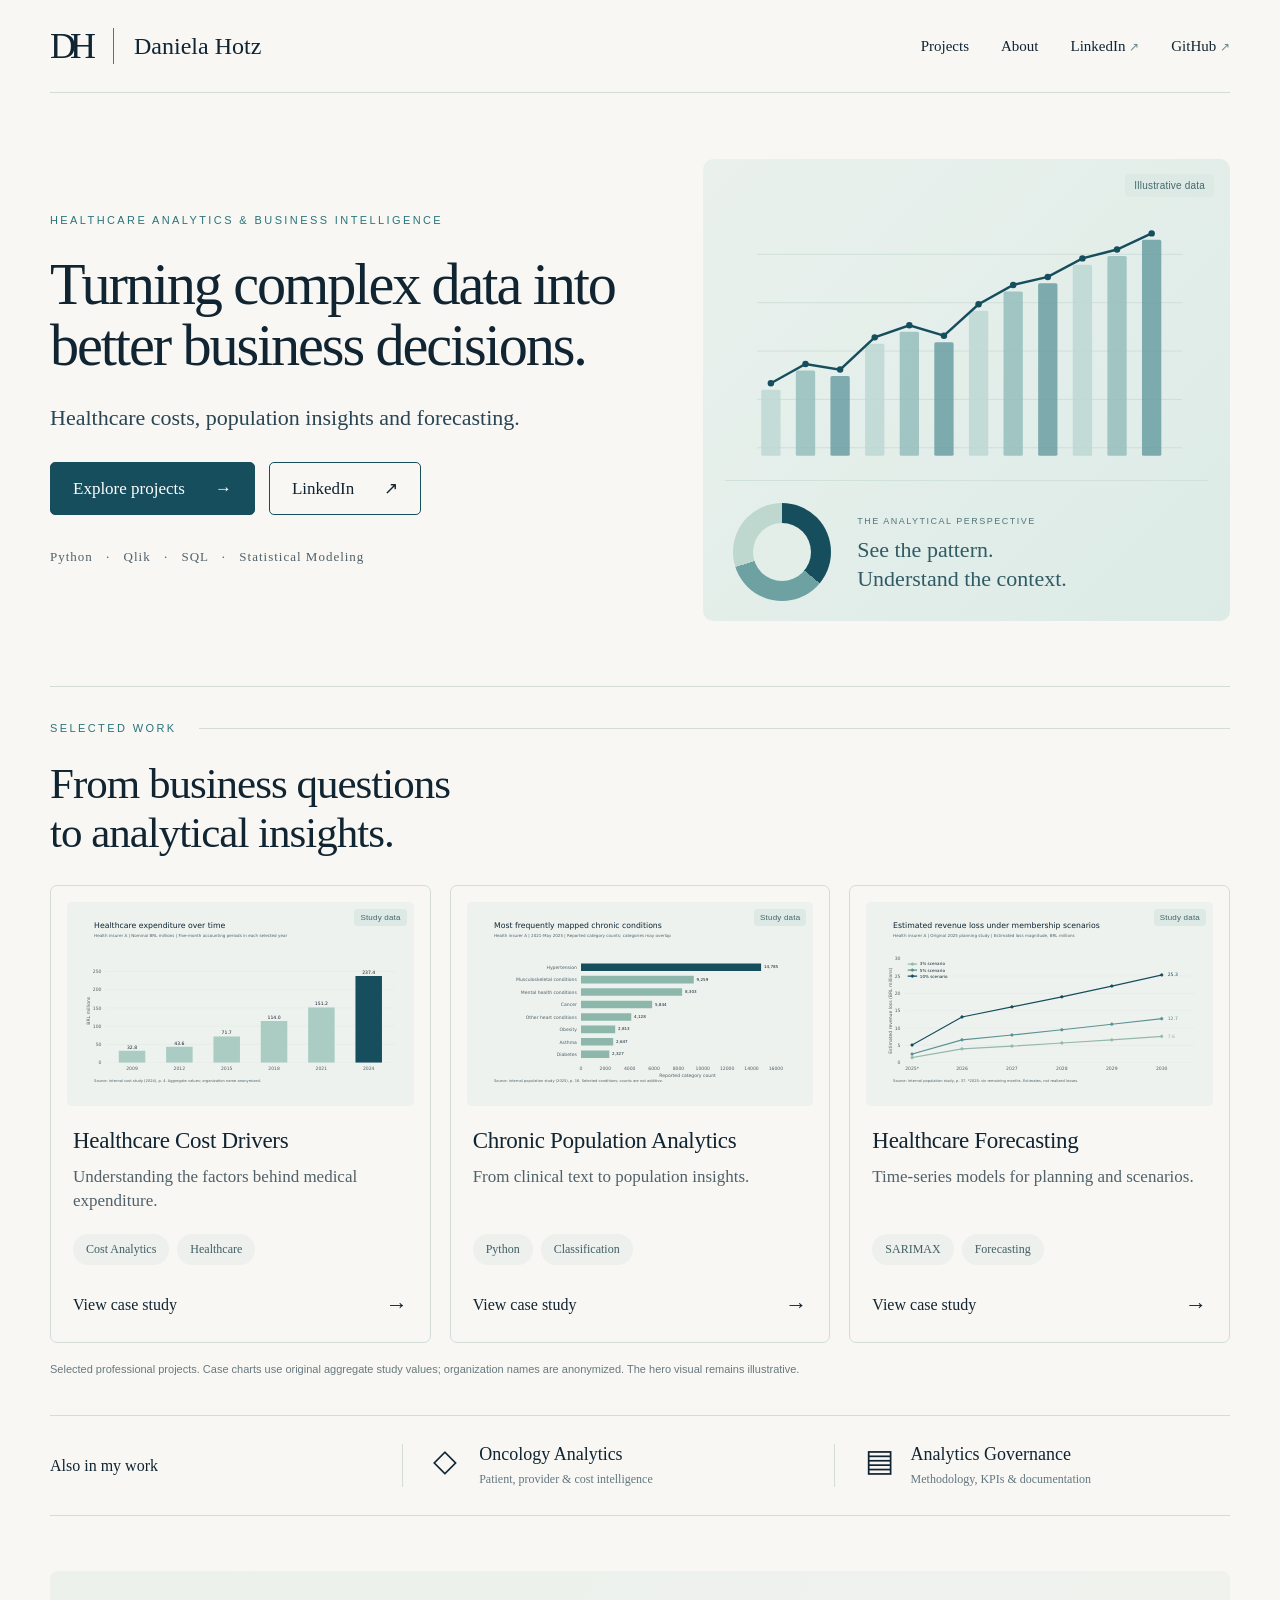
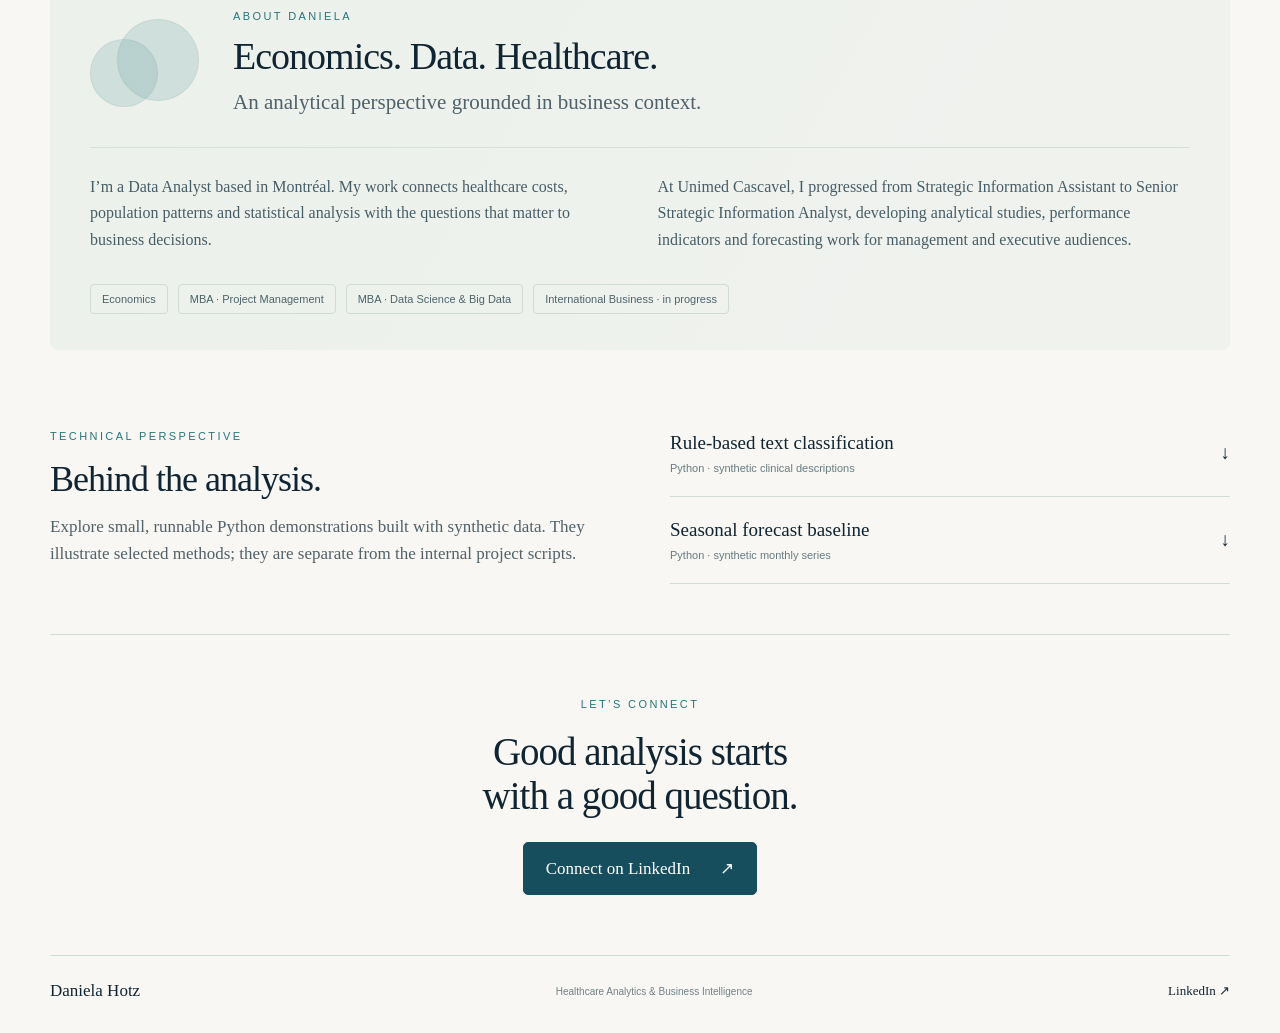
<file: index.html>
<!doctype html><html lang="en"><head><meta charset="utf-8"><meta name="viewport" content="width=device-width,initial-scale=1"><meta name="description" content="Daniela Hotz — Healthcare analytics, cost analysis, statistical modeling and business intelligence portfolio."><meta name="theme-color" content="#f8f7f3"><title>Healthcare Analytics & Business Intelligence | Daniela Hotz</title><link rel="icon" href="assets/favicon.svg" type="image/svg+xml"><link rel="stylesheet" href="assets/style.css"></head><body><a class="skip" href="#main">Skip to content</a><header class="wrap header"><a class="brand" href="index.html"><span class="monogram">DH</span><span>Daniela Hotz</span></a><nav aria-label="Main navigation"><a href="index.html#projects">Projects</a><a href="index.html#about">About</a><a href="https://www.linkedin.com/in/danielahotz/" target="_blank" rel="noopener noreferrer">LinkedIn <span aria-hidden="true">↗</span></a><a href="https://github.com/DHOTZ8/" target="_blank" rel="noopener noreferrer">GitHub <span aria-hidden="true">↗</span></a></nav></header><main id="main"><section class="wrap hero"><div class="hero-copy"><p class="eyebrow">Healthcare Analytics &amp; Business Intelligence</p><h1>Turning complex data into better business decisions.</h1><p class="hero-description">Healthcare costs, population insights and forecasting.</p><div class="actions"><a class="button primary" href="#projects">Explore projects <span>→</span></a><a class="button" href="https://www.linkedin.com/in/danielahotz/" target="_blank" rel="noopener noreferrer">LinkedIn <span>↗</span></a></div><p class="tools">Python <b>·</b> Qlik <b>·</b> SQL <b>·</b> Statistical Modeling</p></div><div class="hero-art"><span class="chart-label">Illustrative data</span><img src="assets/hero.svg" alt="Illustrative rising line and bar chart"><div class="hero-art-bottom"><div class="donut" aria-hidden="true"></div><div><span class="mini-label">THE ANALYTICAL PERSPECTIVE</span><p>See the pattern.<br>Understand the context.</p></div></div></div></section><section id="projects" class="wrap projects"><div class="section-kicker"><p class="eyebrow">Selected work</p><span></span></div><h2>From business questions<br>to analytical insights.</h2><div class="cards"><article class="card"><a class="card-image" href="cases/healthcare-cost-drivers.html" aria-label="Read Healthcare Cost Drivers"><img src="assets/cost-real.svg" alt="Healthcare expenditure from the original study"><span class="chart-label">Study data</span></a><div class="card-body"><h3><a href="cases/healthcare-cost-drivers.html">Healthcare Cost Drivers</a></h3><p>Understanding the factors behind medical expenditure.</p><div class="tags"><span>Cost Analytics</span><span>Healthcare</span></div><a class="text-link" href="cases/healthcare-cost-drivers.html">View case study <span aria-hidden="true">→</span></a></div></article><article class="card"><a class="card-image" href="cases/chronic-population.html" aria-label="Read Chronic Population Analytics"><img src="assets/population-real.svg" alt="Chronic condition counts from the original study"><span class="chart-label">Study data</span></a><div class="card-body"><h3><a href="cases/chronic-population.html">Chronic Population Analytics</a></h3><p>From clinical text to population insights.</p><div class="tags"><span>Python</span><span>Classification</span></div><a class="text-link" href="cases/chronic-population.html">View case study <span aria-hidden="true">→</span></a></div></article><article class="card"><a class="card-image" href="cases/healthcare-forecasting.html" aria-label="Read Healthcare Forecasting"><img src="assets/forecast-real.svg" alt="Revenue loss estimates from the original 2025 study"><span class="chart-label">Study data</span></a><div class="card-body"><h3><a href="cases/healthcare-forecasting.html">Healthcare Forecasting</a></h3><p>Time-series models for planning and scenarios.</p><div class="tags"><span>SARIMAX</span><span>Forecasting</span></div><a class="text-link" href="cases/healthcare-forecasting.html">View case study <span aria-hidden="true">→</span></a></div></article></div><p class="section-note">Selected professional projects. Case charts use original aggregate study values; organization names are anonymized. The hero visual remains illustrative.</p></section><section class="wrap additional" aria-label="Additional expertise"><span>Also in my work</span><div><span class="line-icon" aria-hidden="true">◇</span><strong>Oncology Analytics</strong><small>Patient, provider &amp; cost intelligence</small></div><div><span class="line-icon" aria-hidden="true">▤</span><strong>Analytics Governance</strong><small>Methodology, KPIs &amp; documentation</small></div></section><section id="about" class="wrap about"><div class="about-intro"><div class="circles" aria-hidden="true"></div><div><p class="eyebrow">About Daniela</p><h2>Economics. Data. Healthcare.</h2><p class="lead">An analytical perspective grounded in business context.</p></div></div><div class="about-content"><p>I’m a Data Analyst based in Montréal. My work connects healthcare costs, population patterns and statistical analysis with the questions that matter to business decisions.</p><p>At Unimed Cascavel, I progressed from Strategic Information Assistant to Senior Strategic Information Analyst, developing analytical studies, performance indicators and forecasting work for management and executive audiences.</p><div class="education"><span>Economics</span><span>MBA · Project Management</span><span>MBA · Data Science &amp; Big Data</span><span>International Business · in progress</span></div></div></section><section id="code" class="wrap code-section"><div><p class="eyebrow">Technical perspective</p><h2>Behind the analysis.</h2><p>Explore small, runnable Python demonstrations built with synthetic data. They illustrate selected methods; they are separate from the internal project scripts.</p></div><div class="code-links"><a href="code/classification_demo.py" download><span>Rule-based text classification<small>Python · synthetic clinical descriptions</small></span><span>↓</span></a><a href="code/forecast_demo.py" download><span>Seasonal forecast baseline<small>Python · synthetic monthly series</small></span><span>↓</span></a></div></section><section class="wrap contact"><p class="eyebrow">Let’s connect</p><h2>Good analysis starts<br>with a good question.</h2><a class="button primary" href="https://www.linkedin.com/in/danielahotz/" target="_blank" rel="noopener noreferrer">Connect on LinkedIn <span>↗</span></a></section></main><footer class="wrap footer"><a href="index.html">Daniela Hotz</a><span>Healthcare Analytics &amp; Business Intelligence</span><a href="https://www.linkedin.com/in/danielahotz/" target="_blank" rel="noopener noreferrer">LinkedIn ↗</a></footer></body></html>
</file>
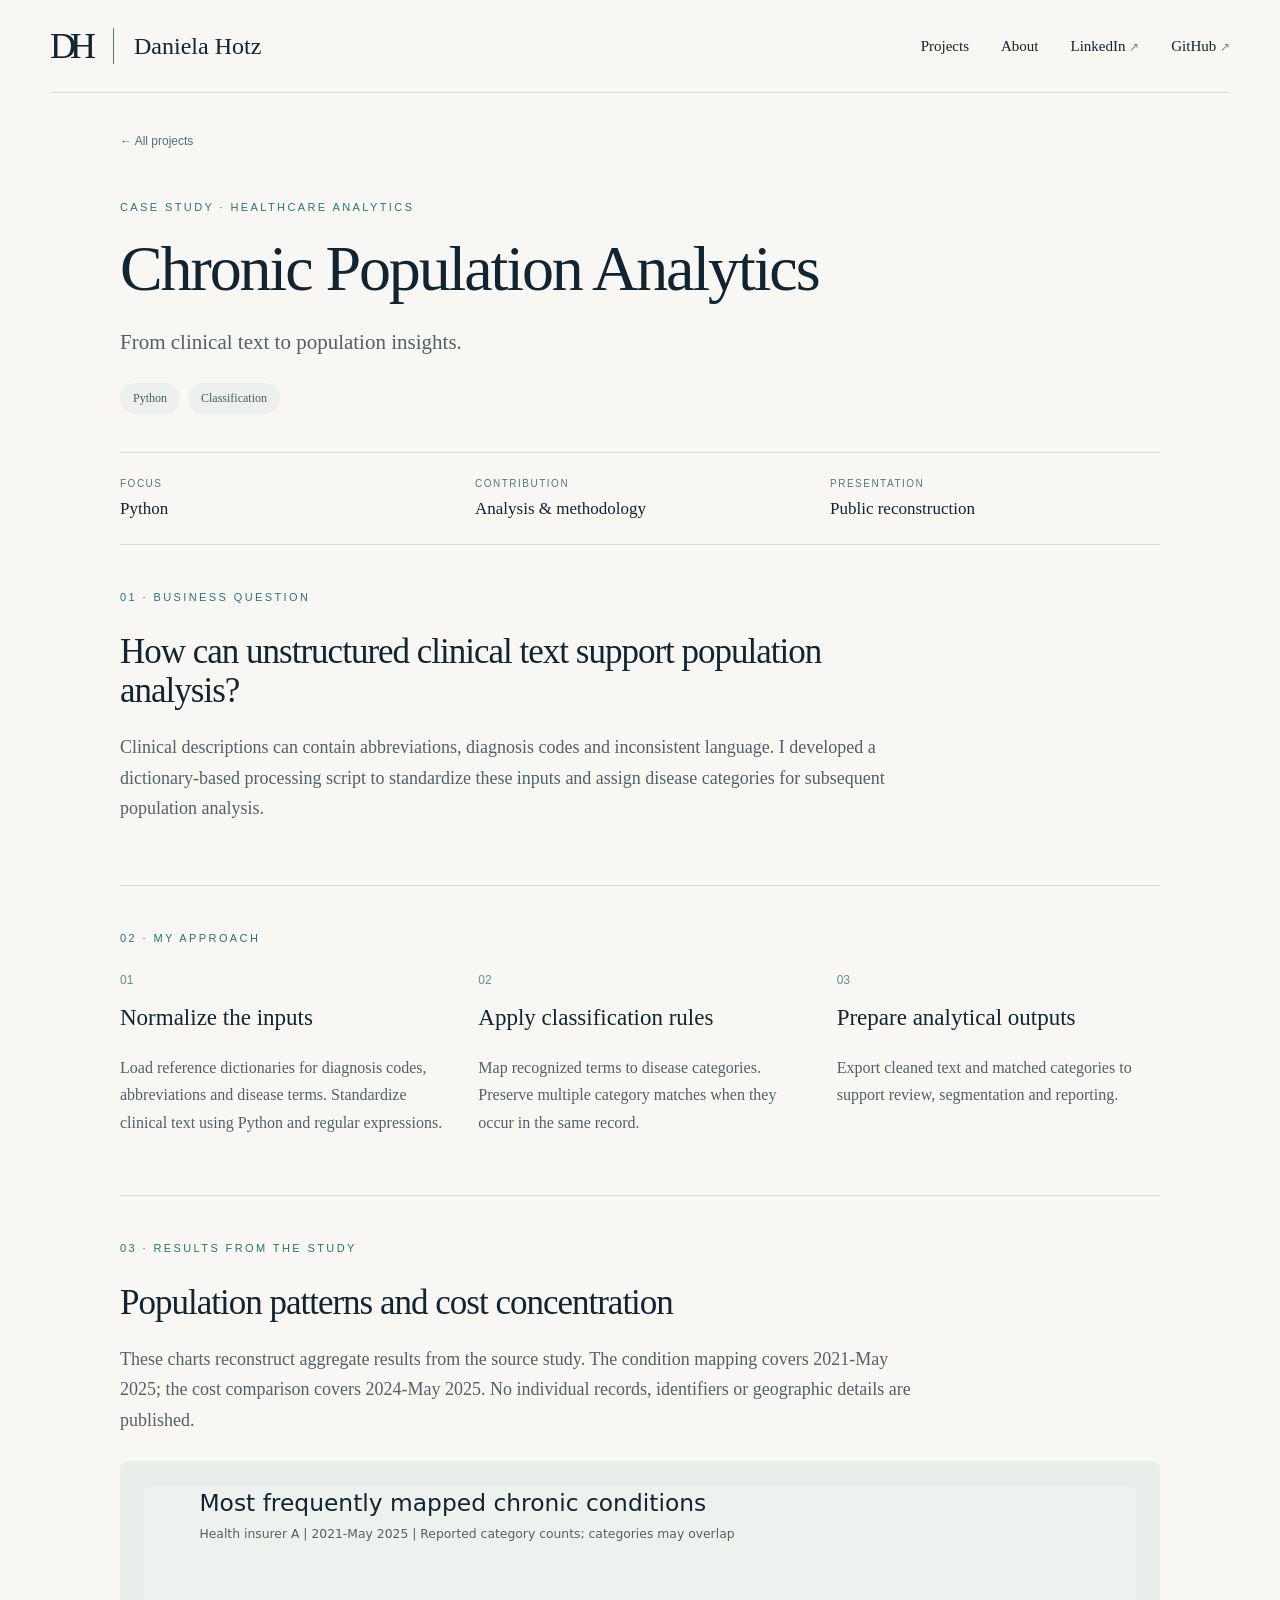
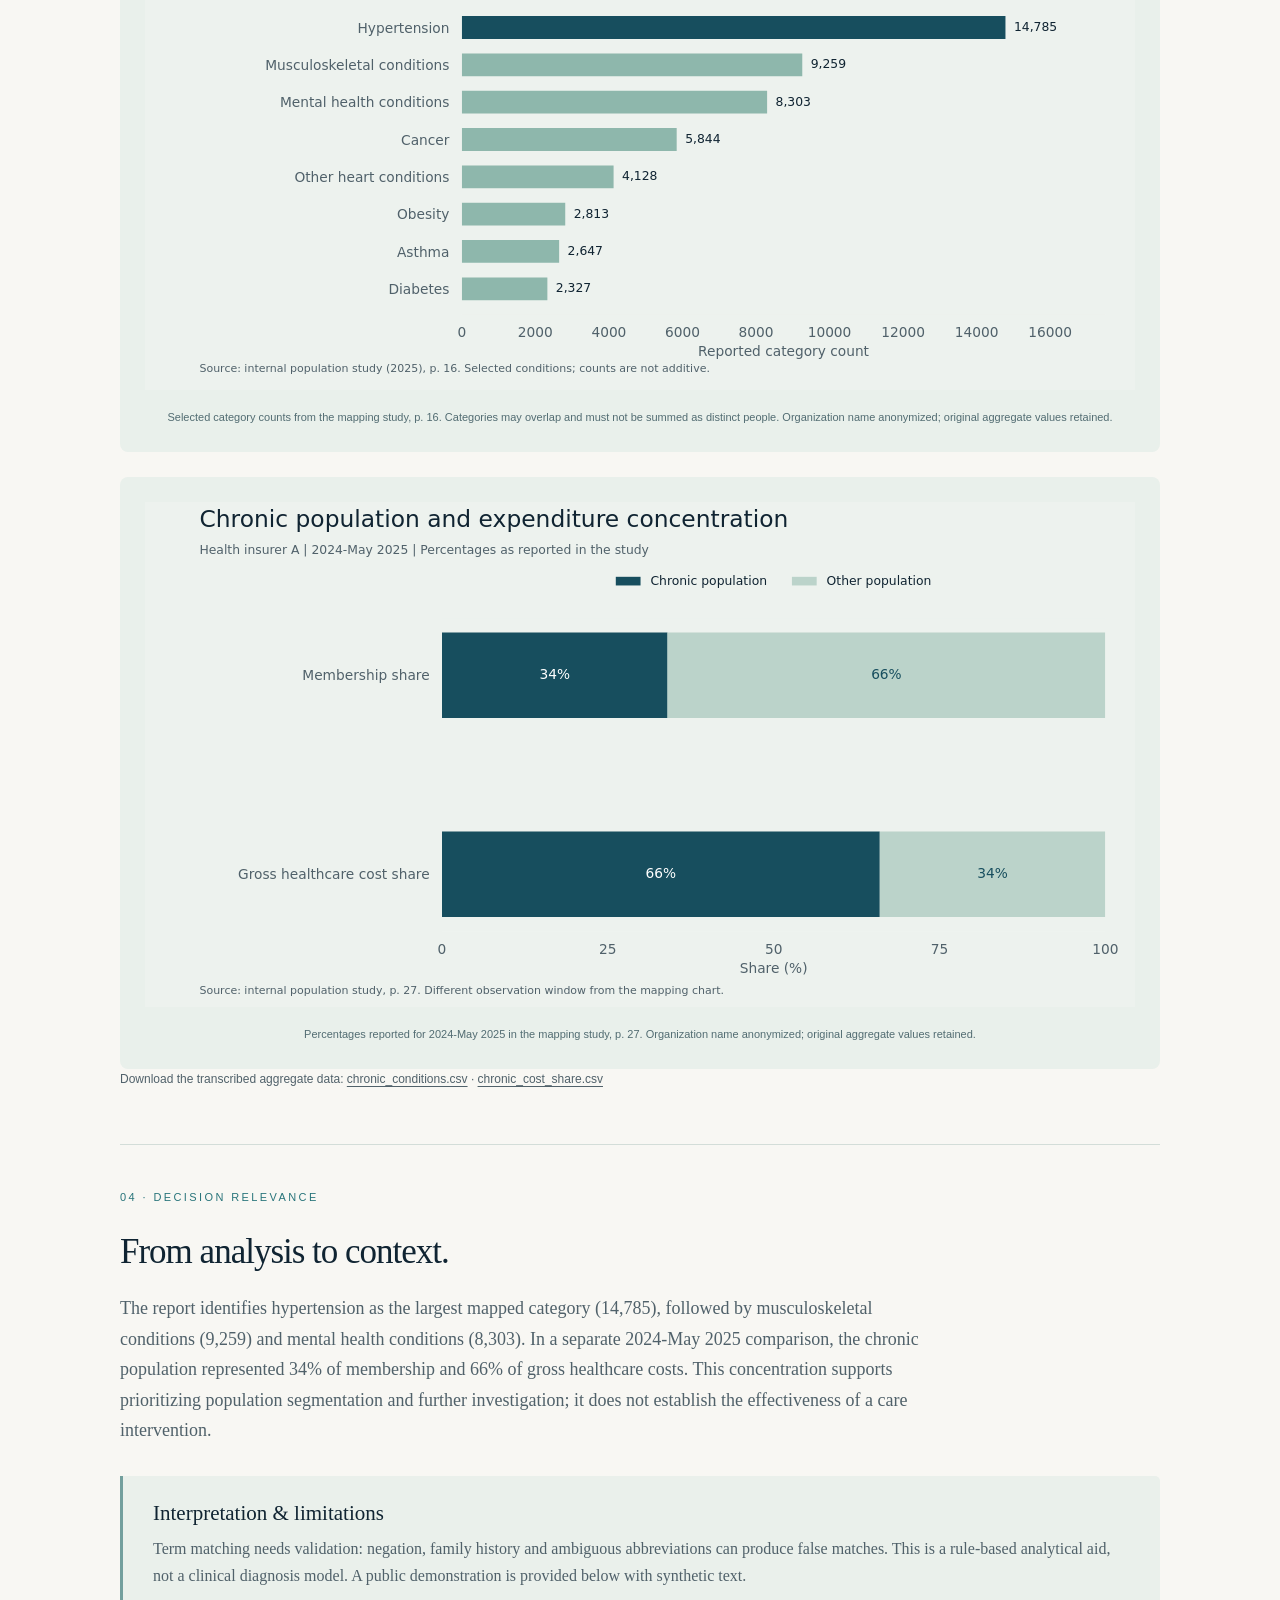
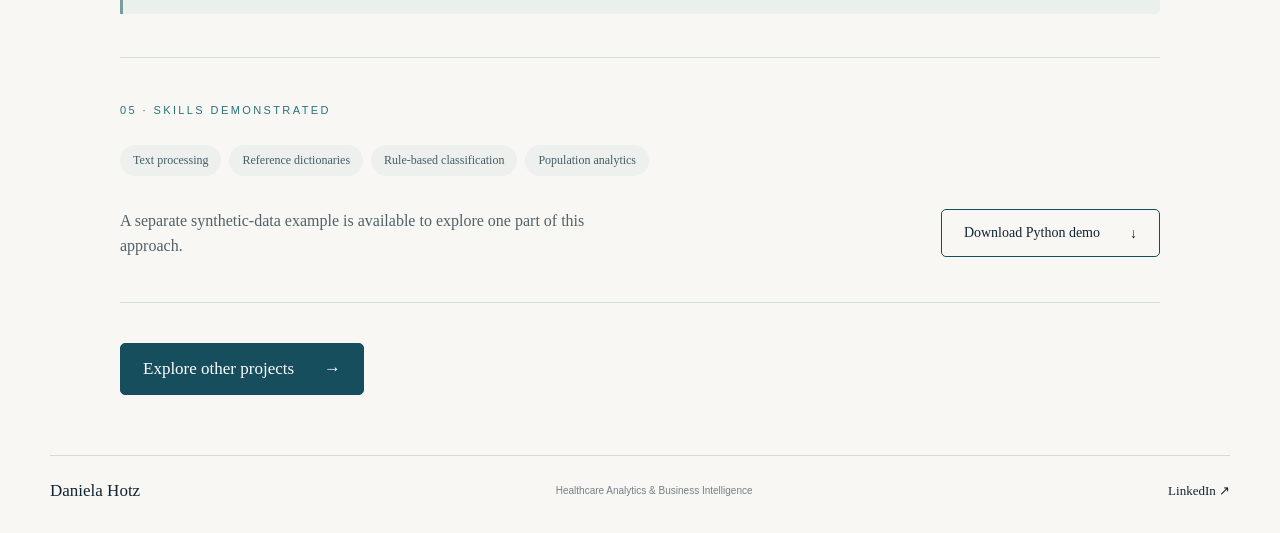
<file: cases/chronic-population.html>
<!doctype html><html lang="en"><head><meta charset="utf-8"><meta name="viewport" content="width=device-width,initial-scale=1"><meta name="description" content="Daniela Hotz — Healthcare analytics, cost analysis, statistical modeling and business intelligence portfolio."><meta name="theme-color" content="#f8f7f3"><title>Chronic Population Analytics | Daniela Hotz</title><link rel="icon" href="../assets/favicon.svg" type="image/svg+xml"><link rel="stylesheet" href="../assets/style.css"></head><body><a class="skip" href="#main">Skip to content</a><header class="wrap header"><a class="brand" href="../index.html"><span class="monogram">DH</span><span>Daniela Hotz</span></a><nav aria-label="Main navigation"><a href="../index.html#projects">Projects</a><a href="../index.html#about">About</a><a href="https://www.linkedin.com/in/danielahotz/" target="_blank" rel="noopener noreferrer">LinkedIn <span aria-hidden="true">↗</span></a><a href="https://github.com/DHOTZ8/" target="_blank" rel="noopener noreferrer">GitHub <span aria-hidden="true">↗</span></a></nav></header><main id="main" class="wrap case"><a class="back" href="../index.html#projects">← All projects</a><p class="eyebrow">Case study · Healthcare analytics</p><h1>Chronic Population Analytics</h1><p class="lead">From clinical text to population insights.</p><div class="tags"><span>Python</span><span>Classification</span></div><div class="case-meta"><div><span>Focus</span><strong>Python</strong></div><div><span>Contribution</span><strong>Analysis &amp; methodology</strong></div><div><span>Presentation</span><strong>Public reconstruction</strong></div></div><section class="case-section"><p class="eyebrow">01 · Business question</p><h2>How can unstructured clinical text support population analysis?</h2><p>Clinical descriptions can contain abbreviations, diagnosis codes and inconsistent language. I developed a dictionary-based processing script to standardize these inputs and assign disease categories for subsequent population analysis.</p></section><section class="case-section"><p class="eyebrow">02 · My approach</p><div class="method-grid"><article><span class="step-number">01</span><h3>Normalize the inputs</h3><p>Load reference dictionaries for diagnosis codes, abbreviations and disease terms. Standardize clinical text using Python and regular expressions.</p></article><article><span class="step-number">02</span><h3>Apply classification rules</h3><p>Map recognized terms to disease categories. Preserve multiple category matches when they occur in the same record.</p></article><article><span class="step-number">03</span><h3>Prepare analytical outputs</h3><p>Export cleaned text and matched categories to support review, segmentation and reporting.</p></article></div></section><section class="case-section"><p class="eyebrow">03 · Results from the study</p><h2>Population patterns and cost concentration</h2><p>These charts reconstruct aggregate results from the source study. The condition mapping covers 2021-May 2025; the cost comparison covers 2024-May 2025. No individual records, identifiers or geographic details are published.</p><figure class="case-figure"><img src="../assets/population-real.svg" alt="Selected category counts from the mapping study, p. 16. Categories may overlap and must not be summed as distinct people."><figcaption>Selected category counts from the mapping study, p. 16. Categories may overlap and must not be summed as distinct people. Organization name anonymized; original aggregate values retained.</figcaption></figure><figure class="case-figure"><img src="../assets/chronic-share-real.svg" alt="Percentages reported for 2024-May 2025 in the mapping study, p. 27."><figcaption>Percentages reported for 2024-May 2025 in the mapping study, p. 27. Organization name anonymized; original aggregate values retained.</figcaption></figure><p class="data-link">Download the transcribed aggregate data: <a href="../data/chronic_conditions.csv" download>chronic_conditions.csv</a> · <a href="../data/chronic_cost_share.csv" download>chronic_cost_share.csv</a></p></section><section class="case-section"><p class="eyebrow">04 · Decision relevance</p><h2>From analysis to context.</h2><p>The report identifies hypertension as the largest mapped category (14,785), followed by musculoskeletal conditions (9,259) and mental health conditions (8,303). In a separate 2024-May 2025 comparison, the chronic population represented 34% of membership and 66% of gross healthcare costs. This concentration supports prioritizing population segmentation and further investigation; it does not establish the effectiveness of a care intervention.</p><div class="limitation"><h3>Interpretation &amp; limitations</h3><p>Term matching needs validation: negation, family history and ambiguous abbreviations can produce false matches. This is a rule-based analytical aid, not a clinical diagnosis model. A public demonstration is provided below with synthetic text.</p></div></section><section class="case-section"><p class="eyebrow">05 · Skills demonstrated</p><div class="tags"><span>Text processing</span><span>Reference dictionaries</span><span>Rule-based classification</span><span>Population analytics</span></div><div class="demo-download"><p>A separate synthetic-data example is available to explore one part of this approach.</p><a class="button" href="../code/classification_demo.py" download>Download Python demo <span>↓</span></a></div></section><div class="case-end"><a class="button primary" href="../index.html#projects">Explore other projects <span>→</span></a></div></main><footer class="wrap footer"><a href="../index.html">Daniela Hotz</a><span>Healthcare Analytics &amp; Business Intelligence</span><a href="https://www.linkedin.com/in/danielahotz/" target="_blank" rel="noopener noreferrer">LinkedIn ↗</a></footer></body></html>
</file>
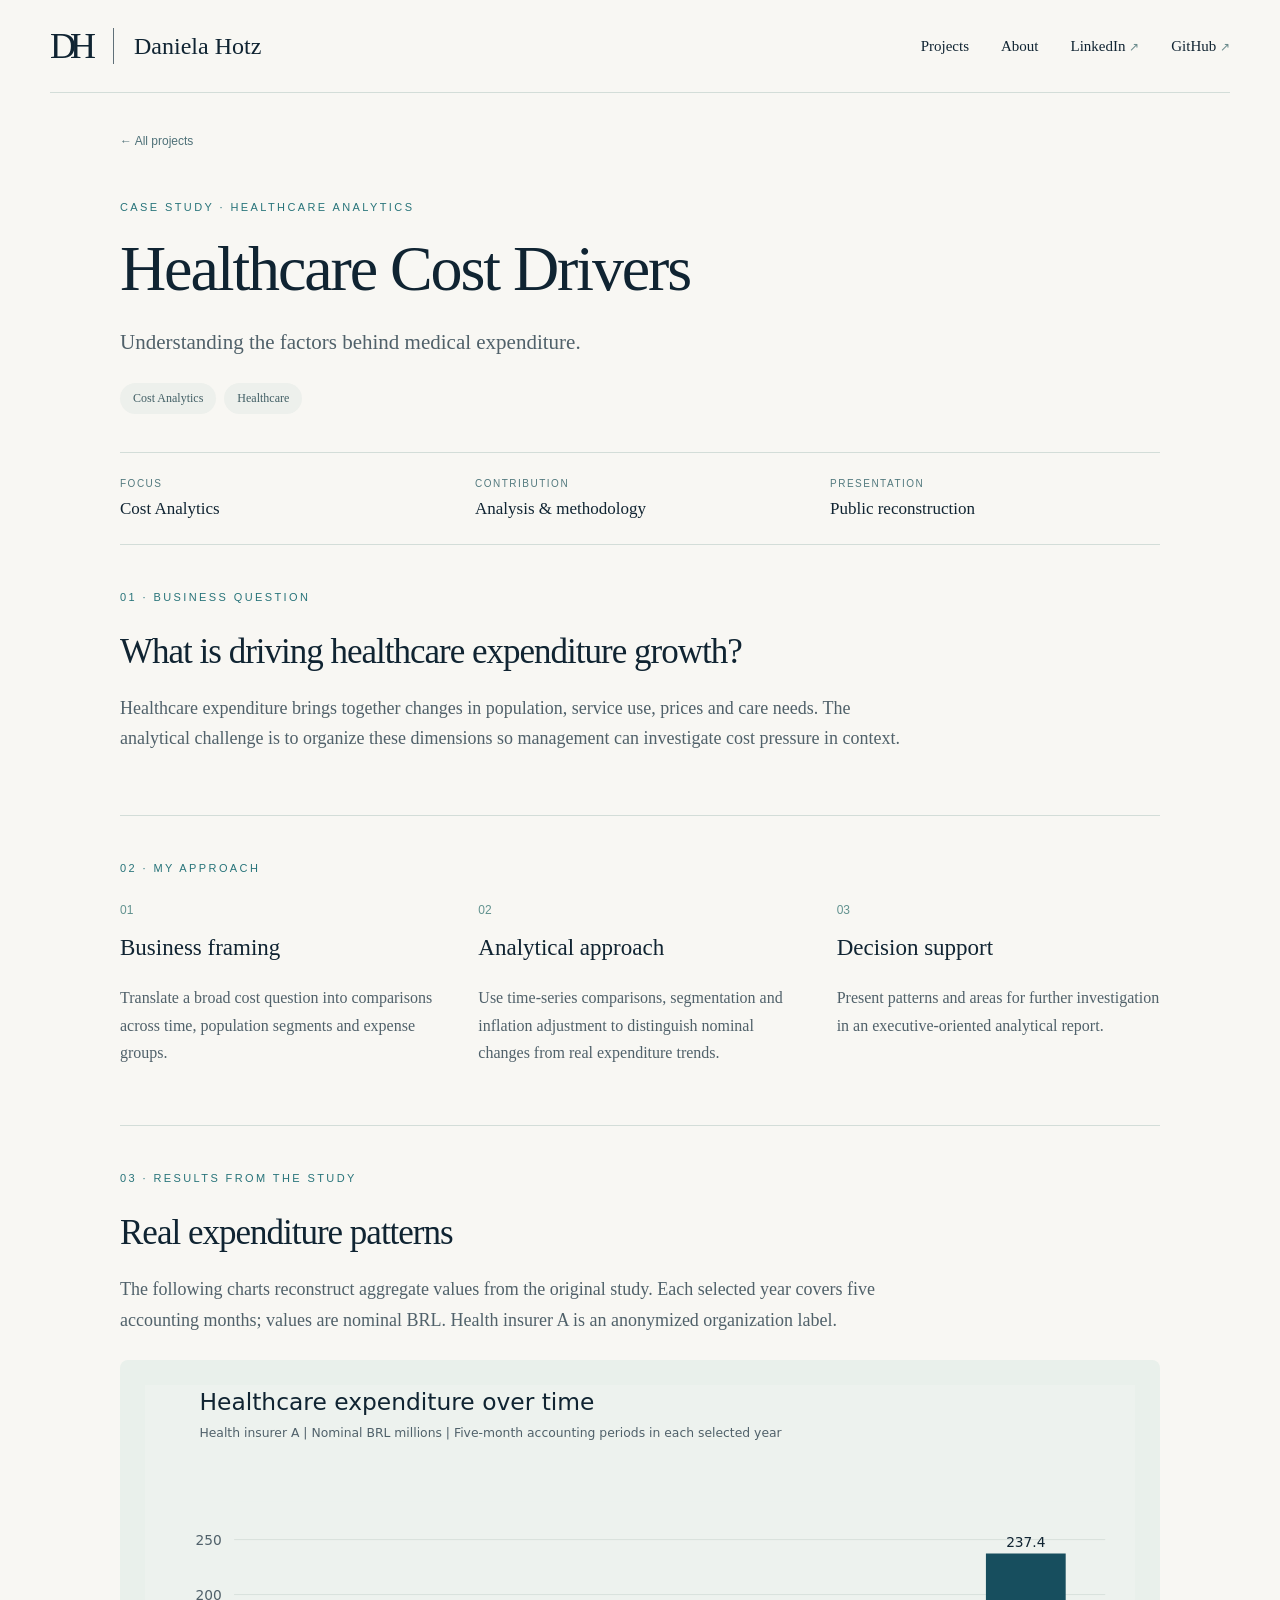
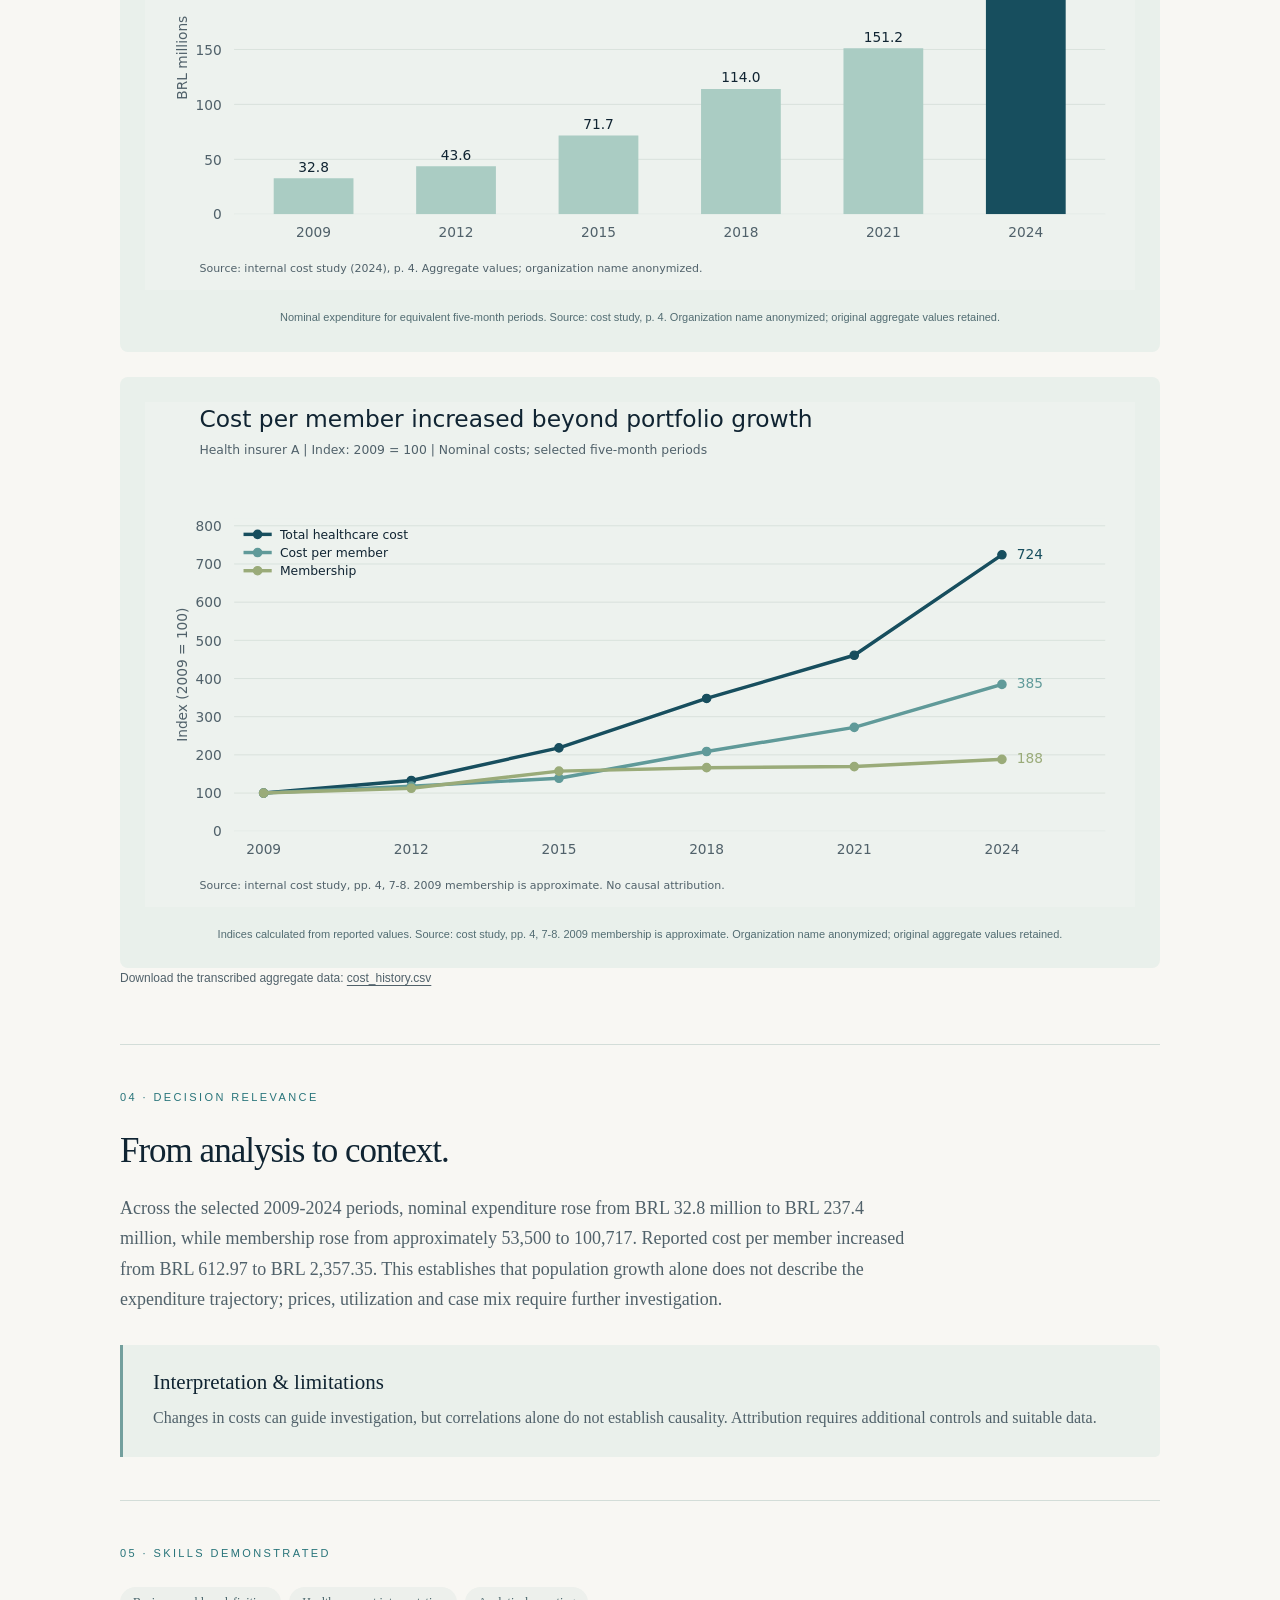
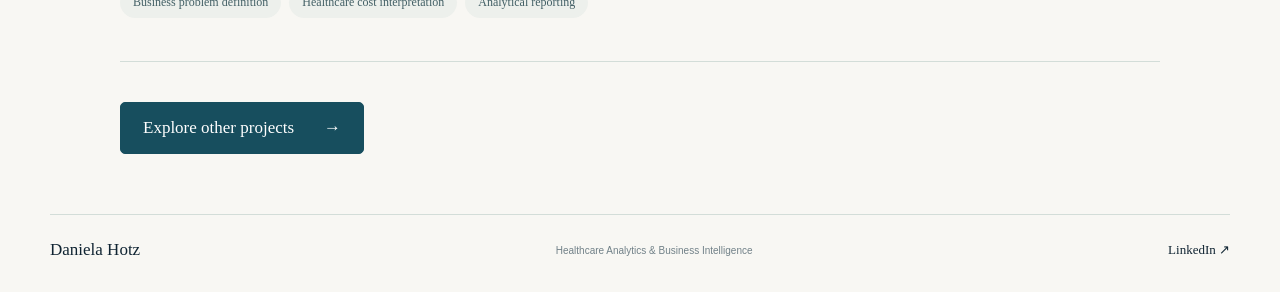
<file: cases/healthcare-cost-drivers.html>
<!doctype html><html lang="en"><head><meta charset="utf-8"><meta name="viewport" content="width=device-width,initial-scale=1"><meta name="description" content="Daniela Hotz — Healthcare analytics, cost analysis, statistical modeling and business intelligence portfolio."><meta name="theme-color" content="#f8f7f3"><title>Healthcare Cost Drivers | Daniela Hotz</title><link rel="icon" href="../assets/favicon.svg" type="image/svg+xml"><link rel="stylesheet" href="../assets/style.css"></head><body><a class="skip" href="#main">Skip to content</a><header class="wrap header"><a class="brand" href="../index.html"><span class="monogram">DH</span><span>Daniela Hotz</span></a><nav aria-label="Main navigation"><a href="../index.html#projects">Projects</a><a href="../index.html#about">About</a><a href="https://www.linkedin.com/in/danielahotz/" target="_blank" rel="noopener noreferrer">LinkedIn <span aria-hidden="true">↗</span></a><a href="https://github.com/DHOTZ8/" target="_blank" rel="noopener noreferrer">GitHub <span aria-hidden="true">↗</span></a></nav></header><main id="main" class="wrap case"><a class="back" href="../index.html#projects">← All projects</a><p class="eyebrow">Case study · Healthcare analytics</p><h1>Healthcare Cost Drivers</h1><p class="lead">Understanding the factors behind medical expenditure.</p><div class="tags"><span>Cost Analytics</span><span>Healthcare</span></div><div class="case-meta"><div><span>Focus</span><strong>Cost Analytics</strong></div><div><span>Contribution</span><strong>Analysis &amp; methodology</strong></div><div><span>Presentation</span><strong>Public reconstruction</strong></div></div><section class="case-section"><p class="eyebrow">01 · Business question</p><h2>What is driving healthcare expenditure growth?</h2><p>Healthcare expenditure brings together changes in population, service use, prices and care needs. The analytical challenge is to organize these dimensions so management can investigate cost pressure in context.</p></section><section class="case-section"><p class="eyebrow">02 · My approach</p><div class="method-grid"><article><span class="step-number">01</span><h3>Business framing</h3><p>Translate a broad cost question into comparisons across time, population segments and expense groups.</p></article><article><span class="step-number">02</span><h3>Analytical approach</h3><p>Use time-series comparisons, segmentation and inflation adjustment to distinguish nominal changes from real expenditure trends.</p></article><article><span class="step-number">03</span><h3>Decision support</h3><p>Present patterns and areas for further investigation in an executive-oriented analytical report.</p></article></div></section><section class="case-section"><p class="eyebrow">03 · Results from the study</p><h2>Real expenditure patterns</h2><p>The following charts reconstruct aggregate values from the original study. Each selected year covers five accounting months; values are nominal BRL. Health insurer A is an anonymized organization label.</p><figure class="case-figure"><img src="../assets/cost-real.svg" alt="Nominal expenditure for equivalent five-month periods. Source: cost study, p. 4."><figcaption>Nominal expenditure for equivalent five-month periods. Source: cost study, p. 4. Organization name anonymized; original aggregate values retained.</figcaption></figure><figure class="case-figure"><img src="../assets/cost-members-real.svg" alt="Indices calculated from reported values. Source: cost study, pp. 4, 7-8. 2009 membership is approximate."><figcaption>Indices calculated from reported values. Source: cost study, pp. 4, 7-8. 2009 membership is approximate. Organization name anonymized; original aggregate values retained.</figcaption></figure><p class="data-link">Download the transcribed aggregate data: <a href="../data/cost_history.csv" download>cost_history.csv</a></p></section><section class="case-section"><p class="eyebrow">04 · Decision relevance</p><h2>From analysis to context.</h2><p>Across the selected 2009-2024 periods, nominal expenditure rose from BRL 32.8 million to BRL 237.4 million, while membership rose from approximately 53,500 to 100,717. Reported cost per member increased from BRL 612.97 to BRL 2,357.35. This establishes that population growth alone does not describe the expenditure trajectory; prices, utilization and case mix require further investigation.</p><div class="limitation"><h3>Interpretation &amp; limitations</h3><p>Changes in costs can guide investigation, but correlations alone do not establish causality. Attribution requires additional controls and suitable data.</p></div></section><section class="case-section"><p class="eyebrow">05 · Skills demonstrated</p><div class="tags"><span>Business problem definition</span><span>Healthcare cost interpretation</span><span>Analytical reporting</span></div></section><div class="case-end"><a class="button primary" href="../index.html#projects">Explore other projects <span>→</span></a></div></main><footer class="wrap footer"><a href="../index.html">Daniela Hotz</a><span>Healthcare Analytics &amp; Business Intelligence</span><a href="https://www.linkedin.com/in/danielahotz/" target="_blank" rel="noopener noreferrer">LinkedIn ↗</a></footer></body></html>
</file>
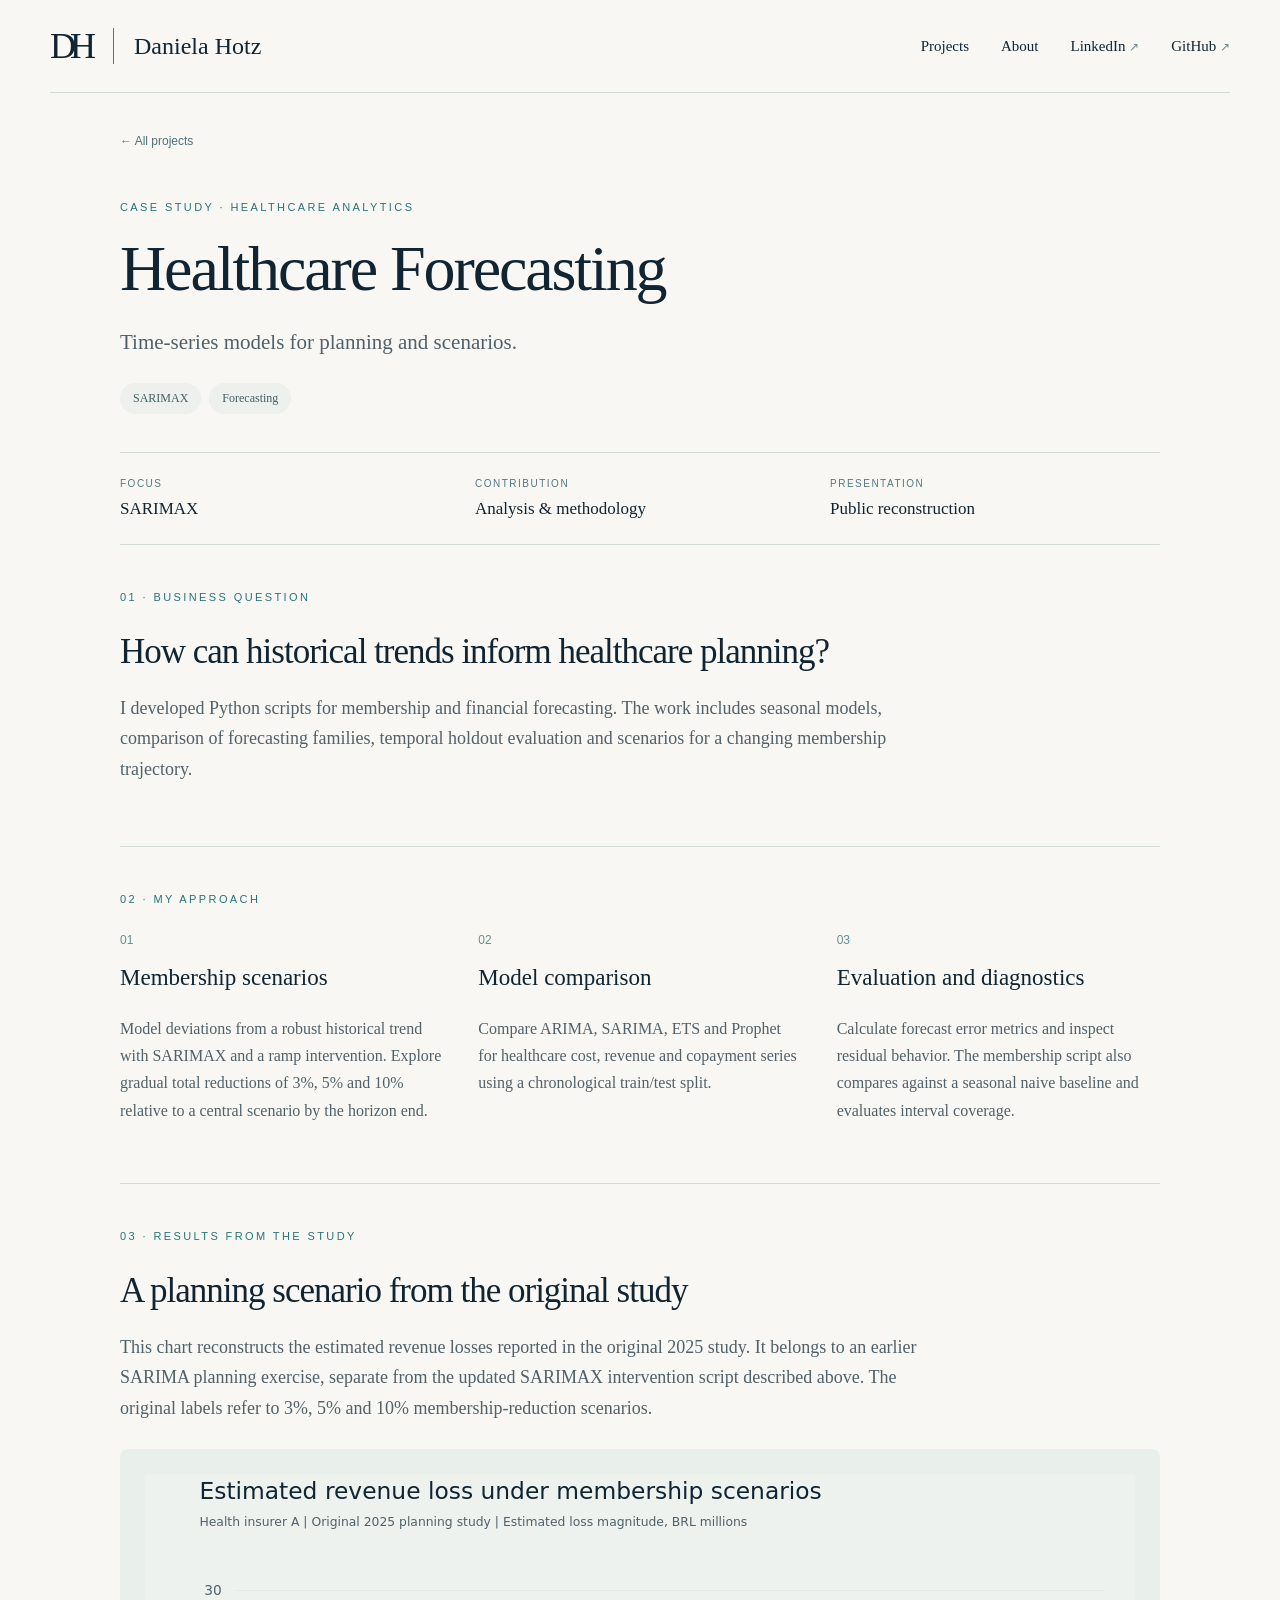
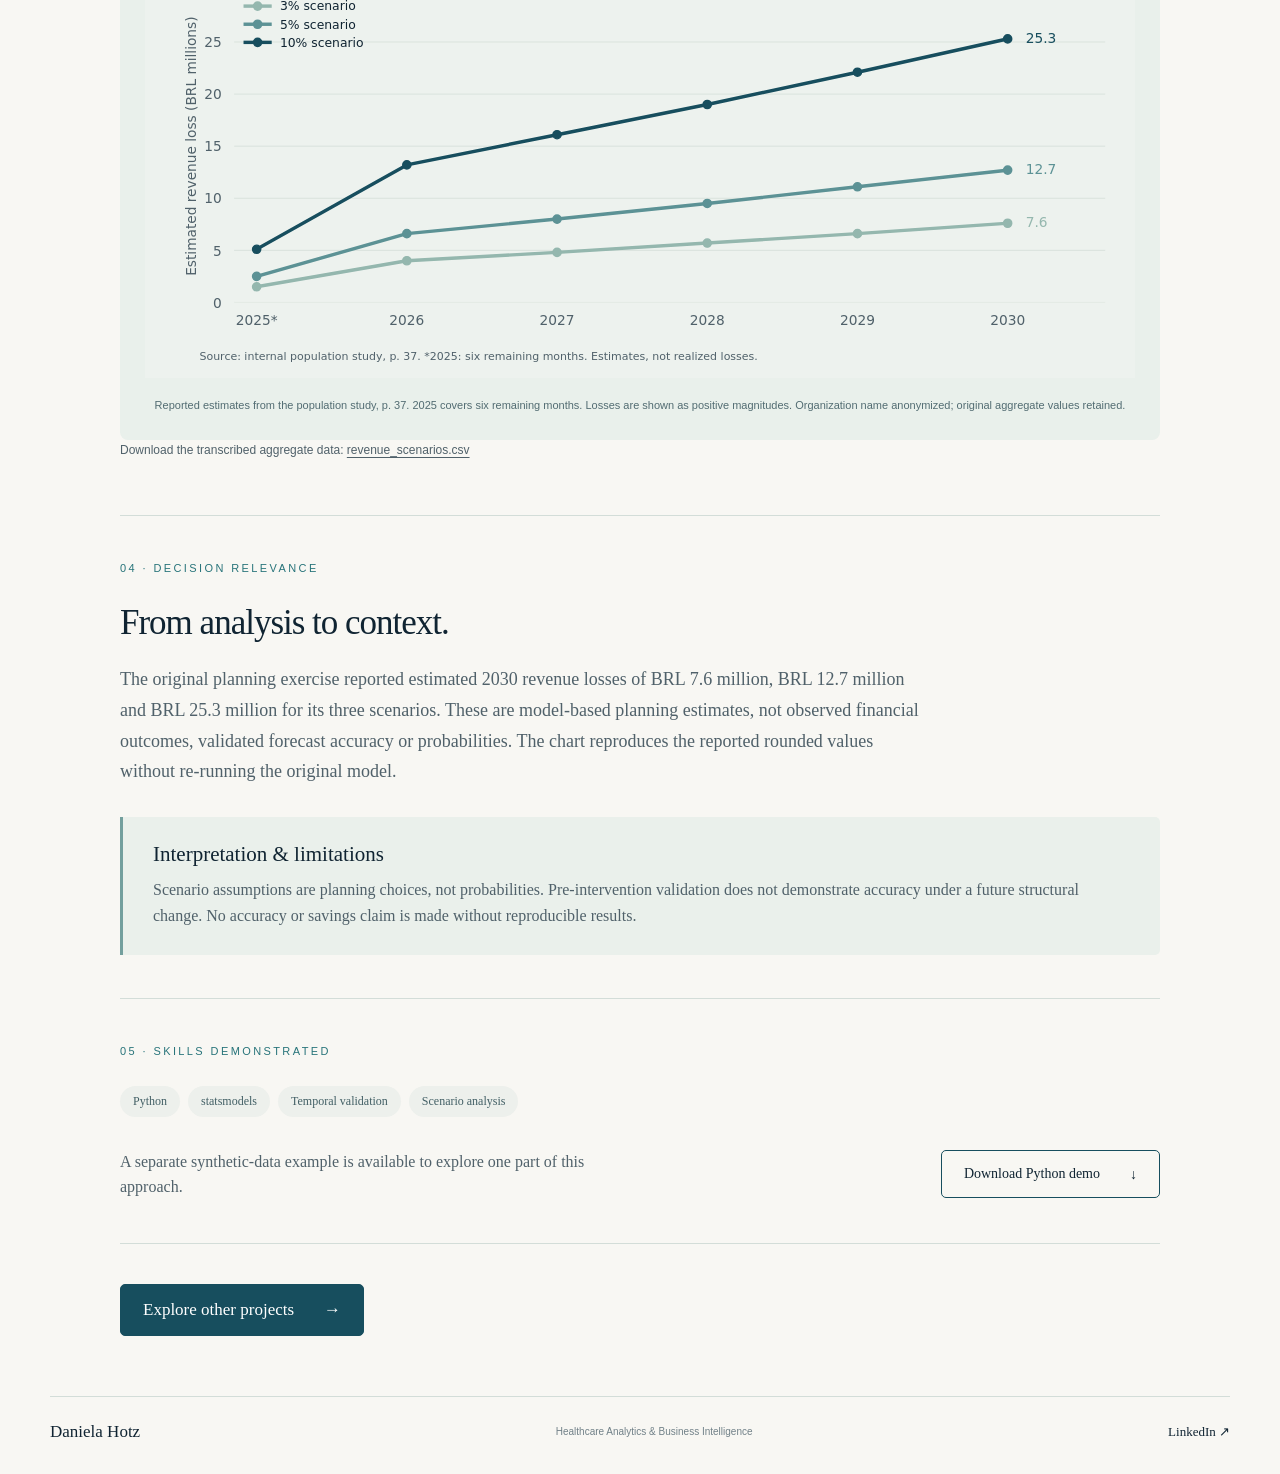
<file: cases/healthcare-forecasting.html>
<!doctype html><html lang="en"><head><meta charset="utf-8"><meta name="viewport" content="width=device-width,initial-scale=1"><meta name="description" content="Daniela Hotz — Healthcare analytics, cost analysis, statistical modeling and business intelligence portfolio."><meta name="theme-color" content="#f8f7f3"><title>Healthcare Forecasting | Daniela Hotz</title><link rel="icon" href="../assets/favicon.svg" type="image/svg+xml"><link rel="stylesheet" href="../assets/style.css"></head><body><a class="skip" href="#main">Skip to content</a><header class="wrap header"><a class="brand" href="../index.html"><span class="monogram">DH</span><span>Daniela Hotz</span></a><nav aria-label="Main navigation"><a href="../index.html#projects">Projects</a><a href="../index.html#about">About</a><a href="https://www.linkedin.com/in/danielahotz/" target="_blank" rel="noopener noreferrer">LinkedIn <span aria-hidden="true">↗</span></a><a href="https://github.com/DHOTZ8/" target="_blank" rel="noopener noreferrer">GitHub <span aria-hidden="true">↗</span></a></nav></header><main id="main" class="wrap case"><a class="back" href="../index.html#projects">← All projects</a><p class="eyebrow">Case study · Healthcare analytics</p><h1>Healthcare Forecasting</h1><p class="lead">Time-series models for planning and scenarios.</p><div class="tags"><span>SARIMAX</span><span>Forecasting</span></div><div class="case-meta"><div><span>Focus</span><strong>SARIMAX</strong></div><div><span>Contribution</span><strong>Analysis &amp; methodology</strong></div><div><span>Presentation</span><strong>Public reconstruction</strong></div></div><section class="case-section"><p class="eyebrow">01 · Business question</p><h2>How can historical trends inform healthcare planning?</h2><p>I developed Python scripts for membership and financial forecasting. The work includes seasonal models, comparison of forecasting families, temporal holdout evaluation and scenarios for a changing membership trajectory.</p></section><section class="case-section"><p class="eyebrow">02 · My approach</p><div class="method-grid"><article><span class="step-number">01</span><h3>Membership scenarios</h3><p>Model deviations from a robust historical trend with SARIMAX and a ramp intervention. Explore gradual total reductions of 3%, 5% and 10% relative to a central scenario by the horizon end.</p></article><article><span class="step-number">02</span><h3>Model comparison</h3><p>Compare ARIMA, SARIMA, ETS and Prophet for healthcare cost, revenue and copayment series using a chronological train/test split.</p></article><article><span class="step-number">03</span><h3>Evaluation and diagnostics</h3><p>Calculate forecast error metrics and inspect residual behavior. The membership script also compares against a seasonal naive baseline and evaluates interval coverage.</p></article></div></section><section class="case-section"><p class="eyebrow">03 · Results from the study</p><h2>A planning scenario from the original study</h2><p>This chart reconstructs the estimated revenue losses reported in the original 2025 study. It belongs to an earlier SARIMA planning exercise, separate from the updated SARIMAX intervention script described above. The original labels refer to 3%, 5% and 10% membership-reduction scenarios.</p><figure class="case-figure"><img src="../assets/forecast-real.svg" alt="Reported estimates from the population study, p. 37. 2025 covers six remaining months. Losses are shown as positive magnitudes."><figcaption>Reported estimates from the population study, p. 37. 2025 covers six remaining months. Losses are shown as positive magnitudes. Organization name anonymized; original aggregate values retained.</figcaption></figure><p class="data-link">Download the transcribed aggregate data: <a href="../data/revenue_scenarios.csv" download>revenue_scenarios.csv</a></p></section><section class="case-section"><p class="eyebrow">04 · Decision relevance</p><h2>From analysis to context.</h2><p>The original planning exercise reported estimated 2030 revenue losses of BRL 7.6 million, BRL 12.7 million and BRL 25.3 million for its three scenarios. These are model-based planning estimates, not observed financial outcomes, validated forecast accuracy or probabilities. The chart reproduces the reported rounded values without re-running the original model.</p><div class="limitation"><h3>Interpretation &amp; limitations</h3><p>Scenario assumptions are planning choices, not probabilities. Pre-intervention validation does not demonstrate accuracy under a future structural change. No accuracy or savings claim is made without reproducible results.</p></div></section><section class="case-section"><p class="eyebrow">05 · Skills demonstrated</p><div class="tags"><span>Python</span><span>statsmodels</span><span>Temporal validation</span><span>Scenario analysis</span></div><div class="demo-download"><p>A separate synthetic-data example is available to explore one part of this approach.</p><a class="button" href="../code/forecast_demo.py" download>Download Python demo <span>↓</span></a></div></section><div class="case-end"><a class="button primary" href="../index.html#projects">Explore other projects <span>→</span></a></div></main><footer class="wrap footer"><a href="../index.html">Daniela Hotz</a><span>Healthcare Analytics &amp; Business Intelligence</span><a href="https://www.linkedin.com/in/danielahotz/" target="_blank" rel="noopener noreferrer">LinkedIn ↗</a></footer></body></html>
</file>
<file: assets/style.css>
:root{--paper:#f8f7f3;--navy:#102432;--muted:#50616a;--teal:#174e5e;--soft:#e9f0ec;--line:#d3ddd8;--serif:Georgia,'Times New Roman',serif}*{box-sizing:border-box}html{scroll-behavior:smooth;scroll-padding-top:28px}body{margin:0;background:var(--paper);color:var(--navy);font-family:var(--serif);-webkit-font-smoothing:antialiased}a{color:inherit;text-decoration:none}a:hover{color:#277a80}a:focus-visible{outline:3px solid #2b7c83;outline-offset:5px}img{display:block;width:100%}.wrap{width:min(1180px,calc(100% - 80px));margin:auto}.header{display:flex;justify-content:space-between;align-items:center;padding:28px 0;border-bottom:1px solid var(--line);gap:20px}.brand{display:flex;align-items:center;gap:20px;font-size:24px;white-space:nowrap}.monogram{font-size:36px;letter-spacing:-6px;border-right:1px solid #607078;padding-right:23px;line-height:1}.header nav{display:flex;gap:32px;font-size:15px}.header nav span{font-family:Arial,sans-serif;font-size:12px;color:#698a8b}.hero{padding:66px 0 65px;display:grid;grid-template-columns:1.13fr 1fr;gap:58px;align-items:center}.eyebrow{font-family:Arial,sans-serif;color:#28747a;font-size:11px;letter-spacing:2.4px;text-transform:uppercase;font-weight:500;line-height:1.8;margin:0 0 24px}h1,h2,h3,p{margin-top:0}h1{font-weight:400;font-size:clamp(44px,4.55vw,65px);line-height:1.04;letter-spacing:-2.1px;margin-bottom:25px}h2{font-weight:400;font-size:43px;line-height:1.12;letter-spacing:-1px;margin-bottom:28px}h3{font-weight:400;font-size:24px;line-height:1.2}.hero-description{font-size:22px;line-height:1.5;max-width:490px;margin-bottom:28px;color:#294453}.actions{display:flex;gap:14px;flex-wrap:wrap}.button{display:inline-flex;align-items:center;justify-content:space-between;gap:30px;padding:15px 22px;border:1px solid var(--teal);border-radius:5px;font-size:17px;transition:background .18s,color .18s}.button span{font-family:Arial,sans-serif}.button:hover{background:#e7eeeb;color:var(--teal)}.button.primary{background:var(--teal);color:#fff}.button.primary:hover{background:#286b73}.tools{font-size:13px;letter-spacing:1px;line-height:1.7;margin:31px 0 0;color:var(--muted)}.tools b{padding:0 9px;font-weight:400}.hero-art{background:linear-gradient(135deg,#eaf1ed,#dcebe6);border-radius:10px;position:relative;overflow:hidden;min-height:420px;padding:37px 22px 20px}.chart-label{font-family:Arial,sans-serif;font-size:10px;color:#46686b;position:absolute;right:16px;top:15px;background:#dce9e4;border-radius:4px;padding:6px 9px;letter-spacing:.2px}.hero-art img{margin-top:10px}.hero-art-bottom{border-top:1px solid #d0e0da;padding:22px 8px 0;display:flex;align-items:center;gap:26px}.donut{width:98px;height:98px;border-radius:50%;background:conic-gradient(#164e5e 0 36%,#6ea1a1 36% 70%,#bed7cf 70% 100%);position:relative;flex-shrink:0}.donut:after{content:'';position:absolute;inset:20px;background:#e3eee8;border-radius:50%}.mini-label{font-family:Arial,sans-serif;font-size:9px;letter-spacing:1.5px;color:#52767a}.hero-art-bottom p{margin:8px 0 0;font-size:22px;line-height:1.3;color:#315b64}.projects{border-top:1px solid var(--line);padding-top:32px}.section-kicker{display:flex;align-items:center;gap:22px;margin-bottom:22px}.section-kicker .eyebrow{margin:0;white-space:nowrap}.section-kicker>span{height:1px;background:var(--line);flex:1}.cards{display:grid;grid-template-columns:repeat(3,1fr);gap:19px}.card{border:1px solid var(--line);border-radius:7px;overflow:hidden;transition:transform .2s,box-shadow .2s}.card:hover{transform:translateY(-4px);box-shadow:0 12px 30px #173c4710}.card-image{display:block;position:relative;background:#edf2ee;margin:16px 16px 0;border-radius:5px;overflow:hidden;padding:9px}.card-image .chart-label{font-size:8px;top:7px;right:7px;padding:4px 6px}.card-body{padding:21px 22px 24px}.card h3{font-size:23px;margin-bottom:10px;letter-spacing:-.3px}.card p{font-size:17px;color:var(--muted);line-height:1.45;min-height:50px;margin-bottom:19px}.tags{display:flex;flex-wrap:wrap;gap:8px}.tags span{background:#edf0ec;border-radius:30px;padding:8px 13px;font-size:12px;color:#425f65}.text-link{display:flex;align-items:center;justify-content:space-between;margin-top:27px;font-size:16px}.text-link span{font-family:Arial,sans-serif;font-size:22px}.section-note{font-family:Arial,sans-serif;font-size:11px;color:#687980;margin-top:18px;line-height:1.6}.additional{display:grid;grid-template-columns:.8fr 1fr 1fr;gap:35px;align-items:center;border-top:1px solid var(--line);border-bottom:1px solid var(--line);padding:28px 0;margin-top:37px}.additional>span{font-size:16px}.additional>div{border-left:1px solid var(--line);padding-left:30px;display:grid;grid-template-columns:30px 1fr;column-gap:16px}.additional strong{font-weight:400;font-size:18px}.additional small{grid-column:2;color:#617780;font-size:12px;margin-top:7px}.line-icon{font-size:31px;grid-row:span 2;line-height:1.1}.about{margin-top:55px;background:linear-gradient(120deg,#ecf1ec,#f0f2ee);border-radius:8px;padding:36px 40px}.about-intro{display:flex;gap:38px;align-items:center}.about h2{font-size:38px;margin-bottom:10px}.about .eyebrow{margin-bottom:8px}.lead{font-size:21px;color:var(--muted);line-height:1.5}.about .lead{margin:0}.circles{width:105px;height:88px;position:relative;flex-shrink:0}.circles:before,.circles:after{content:'';position:absolute;width:66px;height:66px;background:#6ea2a139;border-radius:50%;border:1px solid #87aaa629;left:0;top:20px}.circles:after{width:80px;height:80px;left:27px;top:0}.about-content{border-top:1px solid #d6dfd8;margin-top:28px;padding-top:26px;display:grid;grid-template-columns:1fr 1fr;gap:15px 35px}.about-content p{font-size:16px;line-height:1.65;color:#475d66}.education{grid-column:1/-1;display:flex;gap:10px;flex-wrap:wrap}.education span{font-family:Arial,sans-serif;font-size:11px;border:1px solid #d0dbd3;padding:8px 11px;border-radius:4px;color:#4d6469}.code-section{margin-top:60px;padding-bottom:50px;border-bottom:1px solid var(--line);display:grid;grid-template-columns:1fr 1fr;gap:60px;align-items:center}.code-section h2{font-size:36px;margin-bottom:14px}.code-section .eyebrow{margin-bottom:12px}.code-section p:not(.eyebrow){font-size:17px;color:var(--muted);line-height:1.6;margin-bottom:0}.code-links a{display:flex;justify-content:space-between;align-items:center;padding:22px 0;border-bottom:1px solid var(--line);font-size:19px}.code-links small{display:block;font-family:Arial,sans-serif;font-size:11px;color:#667b80;margin-top:8px}.contact{text-align:center;padding:60px 0}.contact h2{font-size:39px;margin-bottom:25px}.contact .eyebrow{margin-bottom:15px}.footer{display:flex;align-items:center;justify-content:space-between;gap:24px;padding:25px 0 32px;border-top:1px solid var(--line);font-size:17px}.footer>span{font-family:Arial,sans-serif;font-size:10px;color:#718188}.footer>a:last-child{font-size:13px}.skip{position:absolute;left:20px;top:-80px;padding:15px;background:#fff;z-index:10}.skip:focus{top:10px}.case{max-width:1040px;padding-top:38px}.back{display:inline-block;font-family:Arial,sans-serif;font-size:12px;color:#4f7178;margin-bottom:50px}.case>h1{max-width:800px;font-size:64px}.case>.lead{margin-bottom:24px}.case>.eyebrow{margin-bottom:18px}.case-meta{display:grid;grid-template-columns:repeat(3,1fr);gap:25px;padding:25px 0;border-top:1px solid var(--line);border-bottom:1px solid var(--line);margin-top:38px}.case-meta span{font-family:Arial,sans-serif;text-transform:uppercase;letter-spacing:1.5px;font-size:10px;color:#52797e;display:block;margin-bottom:10px}.case-meta strong{font-size:17px;font-weight:400}.case-section{padding:43px 0;border-bottom:1px solid var(--line)}.case-section h2{font-size:35px;max-width:740px;margin-bottom:22px}.case-section>p:not(.eyebrow),.case-section article p{font-size:18px;line-height:1.7;color:var(--muted);max-width:800px}.method-grid{display:grid;grid-template-columns:repeat(3,1fr);gap:35px}.step-number{color:#62928f;font-family:Arial,sans-serif;font-size:12px;display:block;margin-bottom:17px}.method-grid h3{font-size:23px}.case-section article p{font-size:16px}.case-figure{margin:25px 0 0;background:#e9f0eb;border-radius:8px;padding:25px}.case-figure img{max-height:370px}.case-figure figcaption{font-family:Arial,sans-serif;color:#526c72;font-size:11px;line-height:1.7;text-align:center;margin-top:18px}.limitation{padding:25px 30px;background:#eaf0eb;border-left:3px solid #739f9d;border-radius:0 5px 5px 0;margin-top:30px}.limitation h3{font-size:21px;margin-bottom:10px}.limitation p{font-size:16px;line-height:1.65;color:var(--muted);margin:0}.demo-download{display:flex;justify-content:space-between;align-items:center;gap:35px;margin-top:32px}.demo-download p{font-size:16px;line-height:1.6;color:var(--muted);max-width:490px;margin:0}.demo-download .button{font-size:14px;white-space:nowrap}.case-end{padding:40px 0 60px}
@media(min-width:1500px){h1{font-size:65px}}@media(max-width:1000px){.wrap{width:calc(100% - 48px)}.hero{gap:30px;padding-top:45px}.hero-art{min-height:350px}.hero h1{font-size:50px}.cards{gap:13px}.card-body{padding:18px}.card h3{font-size:21px}.additional{gap:18px}.additional>div{padding-left:18px}.about{padding:30px}.header nav{gap:22px}.brand{font-size:21px}.hero-art-bottom p{font-size:18px}.donut{width:78px;height:78px}.donut:after{inset:16px}}@media(max-width:700px){.wrap{width:calc(100% - 36px)}.header{flex-direction:column;align-items:flex-start;gap:24px;padding:22px 0}.brand{font-size:23px}.header nav{width:100%;justify-content:space-between;gap:12px;font-size:14px}.hero{grid-template-columns:1fr;gap:30px;padding:38px 0}.hero h1{font-size:48px;letter-spacing:-1.8px}.eyebrow{font-size:10px;letter-spacing:1.7px}.hero-description{font-size:20px}.hero-art{min-height:0;padding:32px 20px 24px}.hero-art img{max-height:240px}.hero-art-bottom{justify-content:center}.tools{font-size:11px;letter-spacing:.5px}.tools b{padding:0 6px}h2{font-size:34px}.cards{grid-template-columns:1fr;gap:24px}.card-image{padding:6px}.card-image img{max-height:235px}.card-body{padding:22px}.card h3{font-size:26px}.card p{min-height:0}.card-image .chart-label{font-size:9px}.additional{grid-template-columns:1fr;gap:23px;padding:25px 0}.additional>div{border-left:0;padding-left:0}.additional strong{font-size:20px}.about{padding:25px 22px;margin-top:35px}.about-intro{gap:18px}.circles{width:62px;height:65px}.circles:before{width:44px;height:44px;top:20px}.circles:after{width:53px;height:53px;left:16px}.about h2{font-size:29px}.about .lead{font-size:17px}.about-content{grid-template-columns:1fr;gap:0}.education{grid-column:auto}.code-section{grid-template-columns:1fr;gap:18px;margin-top:42px;padding-bottom:35px}.code-links a{font-size:18px}.contact{padding:42px 0}.contact h2{font-size:32px}.footer{flex-wrap:wrap;gap:15px}.footer>span{order:3;width:100%;line-height:1.6}.case{padding-top:25px}.case>h1{font-size:45px}.back{margin-bottom:35px}.case-meta{grid-template-columns:1fr;gap:22px}.case-section{padding:33px 0}.case-section h2{font-size:30px}.case-section>p:not(.eyebrow){font-size:17px}.method-grid{grid-template-columns:1fr;gap:22px}.method-grid article p{margin-bottom:0}.case-figure{padding:13px}.demo-download{flex-direction:column;align-items:flex-start;gap:20px}.limitation{padding:23px}.case-end{padding-bottom:40px}}
@media(prefers-reduced-motion:reduce){html{scroll-behavior:auto}*{transition:none!important}}

.data-link{font-family:Arial,sans-serif;font-size:12px!important;overflow-wrap:anywhere}.data-link a{text-decoration:underline;text-underline-offset:3px}.card-image img{aspect-ratio:600/340;object-fit:contain}.case-figure img{max-height:none}

.data-link{font-family:Arial,sans-serif;font-size:12px!important;overflow-wrap:anywhere}.data-link a{text-decoration:underline;text-underline-offset:3px}.card-image img{aspect-ratio:600/340;object-fit:contain}.case-figure img{max-height:none}

.data-link{font-family:Arial,sans-serif;font-size:12px!important;overflow-wrap:anywhere}.data-link a{text-decoration:underline;text-underline-offset:3px}.card-image img{aspect-ratio:600/340;object-fit:contain}.case-figure img{max-height:none}
</file>
